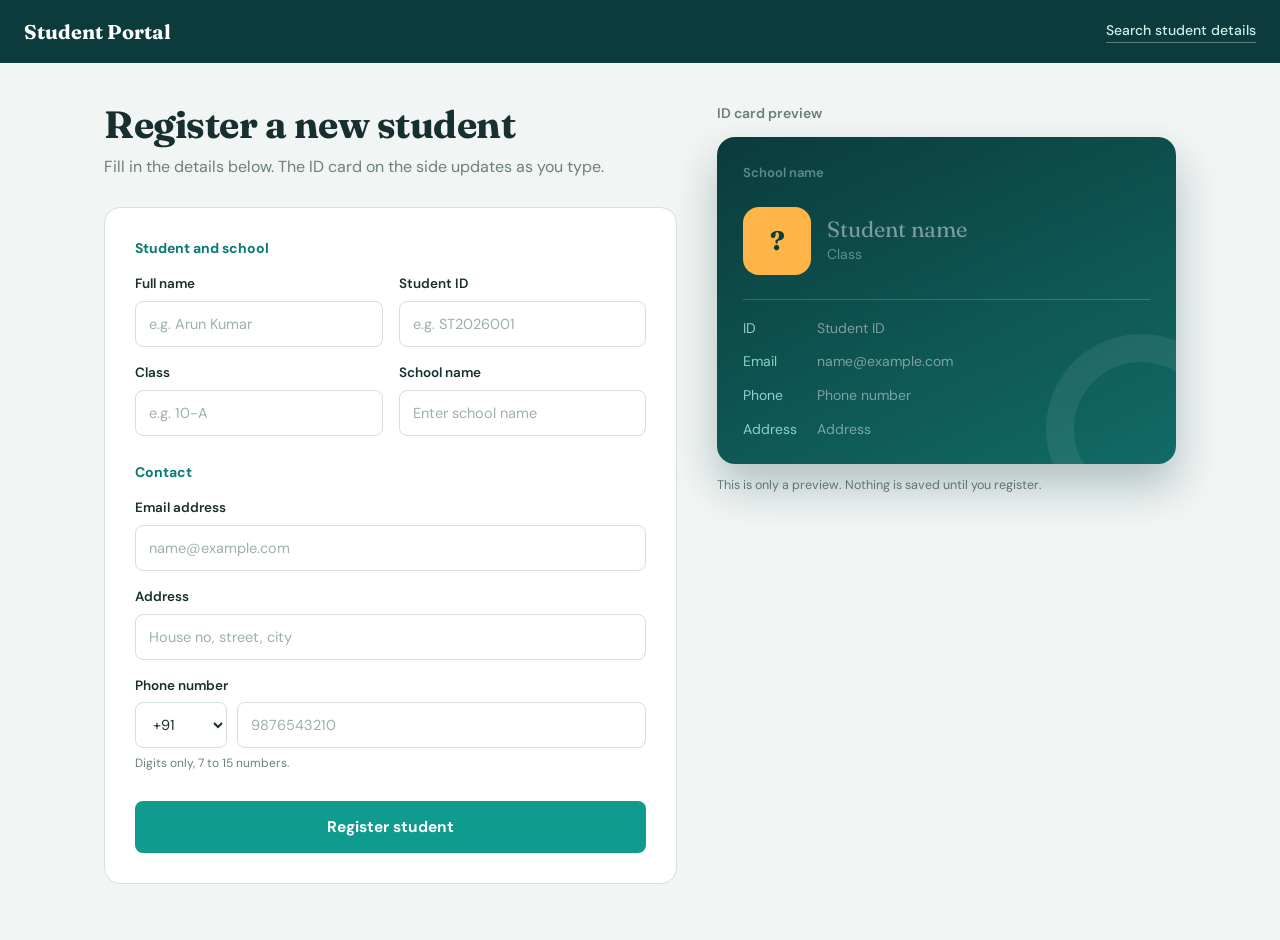
<file: index.html>
<!DOCTYPE html>
<html lang="en">
<head>
    <meta charset="UTF-8">
    <meta name="viewport" content="width=device-width, initial-scale=1.0">
    <title>Student Registration</title>

    <link rel="preconnect" href="https://fonts.googleapis.com">
    <link rel="preconnect" href="https://fonts.gstatic.com" crossorigin>
    <link href="https://fonts.googleapis.com/css2?family=DM+Sans:wght@400;500;600;700&family=Fraunces:wght@600;700&display=swap" rel="stylesheet">

    <style>
        :root {
            --deep: #0b3b3c;
            --teal: #0f9b8e;
            --teal-dark: #0b7a70;
            --amber: #ffb547;
            --text: #17302f;
            --muted: #6b7f7e;
            --line: #d5e0de;
            --page: #f1f5f4;
            --white: #ffffff;
            --error: #c93a3a;
        }

        *, *::before, *::after { margin: 0; padding: 0; box-sizing: border-box; }

        body {
            min-height: 100vh;
            font-family: "DM Sans", "Segoe UI", Arial, sans-serif;
            color: var(--text);
            background: var(--page);
            line-height: 1.55;
            overflow-x: hidden;
        }

        /* ===== Top bar ===== */
        .topbar {
            background: var(--deep);
            color: #fff;
            padding: 16px 24px;
            display: flex;
            align-items: center;
            justify-content: space-between;
            gap: 16px;
        }

        .brand {
            font-family: "Fraunces", Georgia, serif;
            font-size: 20px;
            font-weight: 700;
        }

        .topbar a {
            color: #cfeeea;
            font-size: 14px;
            font-weight: 500;
            text-decoration: none;
            border-bottom: 1px solid rgba(207, 238, 234, 0.4);
        }

        .topbar a:hover { color: #fff; border-color: #fff; }
        .topbar a:focus-visible { outline: 3px solid var(--amber); outline-offset: 4px; }

        /* ===== Layout ===== */
        .layout {
            max-width: 1120px;
            margin: 0 auto;
            padding: 40px 24px 56px;
            display: grid;
            grid-template-columns: minmax(0, 1.25fr) minmax(0, 1fr);
            gap: 40px;
            align-items: start;
        }

        .title h1 {
            font-family: "Fraunces", Georgia, serif;
            font-size: clamp(28px, 3.4vw, 38px);
            line-height: 1.15;
            letter-spacing: -0.5px;
        }

        .title p {
            margin: 8px 0 28px;
            color: var(--muted);
            max-width: 52ch;
        }

        /* ===== Form ===== */
        form {
            background: var(--white);
            border: 1px solid var(--line);
            border-radius: 16px;
            padding: 30px;
        }

        fieldset { border: 0; min-width: 0; }
        fieldset + fieldset { margin-top: 26px; }

        legend {
            width: 100%;
            margin-bottom: 14px;
            font-size: 14px;
            font-weight: 700;
            color: var(--teal-dark);
        }

        .grid {
            display: grid;
            grid-template-columns: repeat(2, minmax(0, 1fr));
            gap: 16px;
        }

        .field { min-width: 0; display: flex; flex-direction: column; gap: 6px; }
        .full { grid-column: 1 / -1; }

        label { font-size: 13.5px; font-weight: 600; }

        input, select {
            width: 100%;
            min-width: 0;
            height: 46px;
            padding: 0 13px;
            border: 1.5px solid var(--line);
            border-radius: 8px;
            background: #fff;
            color: var(--text);
            font: inherit;
            font-size: 14.5px;
            outline: none;
            transition: border-color .15s, box-shadow .15s;
        }

        input::placeholder { color: #9db0ae; }
        input:hover, select:hover { border-color: #aebfbc; }

        input:focus, select:focus {
            border-color: var(--teal);
            box-shadow: 0 0 0 4px rgba(15, 155, 142, 0.16);
        }

        input:not(:placeholder-shown):invalid {
            border-color: var(--error);
            box-shadow: 0 0 0 4px rgba(201, 58, 58, 0.1);
        }

        .phone { display: flex; gap: 10px; }
        .phone select { flex: 0 0 92px; cursor: pointer; }
        .phone input { flex: 1; }

        .hint { font-size: 12px; color: var(--muted); }

        .submit {
            width: 100%;
            height: 52px;
            margin-top: 28px;
            border: 0;
            border-radius: 8px;
            background: var(--teal);
            color: #fff;
            font: inherit;
            font-size: 15.5px;
            font-weight: 700;
            cursor: pointer;
            transition: background .15s, transform .15s;
        }

        .submit:hover { background: var(--teal-dark); }
        .submit:active { transform: scale(0.99); }
        .submit:focus-visible { outline: 3px solid var(--amber); outline-offset: 3px; }

        /* ===== Live ID card ===== */
        .preview { position: sticky; top: 24px; }

        .preview-label {
            margin-bottom: 12px;
            font-size: 14px;
            font-weight: 600;
            color: var(--muted);
        }

        .id-card {
            position: relative;
            overflow: hidden;
            border-radius: 18px;
            background: linear-gradient(155deg, var(--deep) 0%, #116b66 100%);
            color: #fff;
            padding: 26px 26px 24px;
            box-shadow: 0 22px 44px rgba(11, 59, 60, 0.28);
        }

        .id-card::after {
            content: "";
            position: absolute;
            right: -60px;
            bottom: -60px;
            width: 190px;
            height: 190px;
            border-radius: 50%;
            border: 28px solid rgba(255, 255, 255, 0.07);
        }

        .id-school {
            min-height: 22px;
            font-size: 13px;
            font-weight: 600;
            color: #bfe6e1;
        }

        .id-main {
            margin-top: 22px;
            display: flex;
            align-items: center;
            gap: 16px;
        }

        .avatar {
            flex: none;
            width: 68px;
            height: 68px;
            display: grid;
            place-items: center;
            border-radius: 16px;
            background: var(--amber);
            color: var(--deep);
            font-family: "Fraunces", Georgia, serif;
            font-size: 26px;
            font-weight: 700;
        }

        .id-name {
            font-family: "Fraunces", Georgia, serif;
            font-size: 22px;
            line-height: 1.2;
            word-break: break-word;
        }

        .id-class { margin-top: 2px; font-size: 14px; color: #bfe6e1; }

        .id-details {
            margin-top: 24px;
            padding-top: 18px;
            border-top: 1px solid rgba(255, 255, 255, 0.18);
            display: grid;
            gap: 12px;
            font-size: 14px;
        }

        .id-row { display: grid; grid-template-columns: 64px 1fr; gap: 10px; }
        .id-row dt { color: #8fcfc8; }
        .id-row dd { word-break: break-word; }

        .empty { opacity: 0.45; }

        .preview-note { margin-top: 12px; font-size: 12.5px; color: var(--muted); }

        /* ===== Responsive ===== */
        @media (max-width: 900px) {
            .layout { grid-template-columns: minmax(0, 1fr); gap: 28px; padding: 28px 18px 44px; }
            .preview { position: static; order: -1; }
            .id-details { display: none; }
            .id-card { padding: 20px; }
            .id-main { margin-top: 16px; }
            .preview-note { display: none; }
        }

        @media (max-width: 600px) {
            .topbar { padding: 14px 16px; }
            form { padding: 22px 16px; border-radius: 14px; }
            .grid { grid-template-columns: minmax(0, 1fr); }
        }

        @media (max-width: 360px) {
            .phone select { flex-basis: 80px; padding: 0 8px; }
        }

        @media (prefers-reduced-motion: reduce) { * { transition: none !important; } }
    </style>
</head>
<body>

    <header class="topbar">
        <span class="brand">Student Portal</span>
        <a href="search.html">Search student details</a>
    </header>

    <main class="layout">

        <section>
            <div class="title">
                <h1>Register a new student</h1>
                <p>Fill in the details below. The ID card on the side updates as you type.</p>
            </div>

            <form action="index.php" method="POST">

                <fieldset>
                    <legend>Student and school</legend>
                    <div class="grid">
                        <div class="field">
                            <label for="studentname">Full name</label>
                            <input type="text" id="studentname" name="studentname"
                                   placeholder="e.g. Arun Kumar" autocomplete="name" required>
                        </div>

                        <div class="field">
                            <label for="studentid">Student ID</label>
                            <input type="text" id="studentid" name="studentid"
                                   placeholder="e.g. ST2026001" required>
                        </div>

                        <div class="field">
                            <label for="studentclass">Class</label>
                            <input type="text" id="studentclass" name="studentclass"
                                   placeholder="e.g. 10-A" required>
                        </div>

                        <div class="field">
                            <label for="studentschoolname">School name</label>
                            <input type="text" id="studentschoolname" name="studentschoolname"
                                   placeholder="Enter school name" autocomplete="organization" required>
                        </div>
                    </div>
                </fieldset>

                <fieldset>
                    <legend>Contact</legend>
                    <div class="grid">
                        <div class="field full">
                            <label for="studentemail">Email address</label>
                            <input type="email" id="studentemail" name="studentemail"
                                   placeholder="name@example.com" autocomplete="email" required>
                        </div>

                        <div class="field full">
                            <label for="studentaddress">Address</label>
                            <input type="text" id="studentaddress" name="studentaddress"
                                   placeholder="House no, street, city" autocomplete="street-address" required>
                        </div>

                        <div class="field full">
                            <label for="studentphone">Phone number</label>
                            <div class="phone">
                                <select name="studentcountrycode" id="studentcountrycode"
                                        aria-label="Country code" required>
                                    <option value="+91" selected>+91</option>
                                    <option value="+1">+1</option>
                                    <option value="+44">+44</option>
                                </select>
                                <input type="tel" id="studentphone" name="studentphone"
                                       placeholder="9876543210"
                                       pattern="[0-9]{7,15}"
                                       title="Enter a phone number with 7 to 15 digits"
                                       inputmode="numeric" autocomplete="tel-national" required>
                            </div>
                            <span class="hint">Digits only, 7 to 15 numbers.</span>
                        </div>
                    </div>
                </fieldset>

                <button type="submit" class="submit">Register student</button>
            </form>
        </section>

        <aside class="preview" aria-label="Student ID card preview">
            <p class="preview-label">ID card preview</p>

            <div class="id-card">
                <div class="id-school" id="pvSchool">School name</div>

                <div class="id-main">
                    <div class="avatar" id="pvInitials">?</div>
                    <div>
                        <div class="id-name" id="pvName">Student name</div>
                        <div class="id-class" id="pvClass">Class</div>
                    </div>
                </div>

                <dl class="id-details">
                    <div class="id-row"><dt>ID</dt><dd id="pvId">Student ID</dd></div>
                    <div class="id-row"><dt>Email</dt><dd id="pvEmail">name@example.com</dd></div>
                    <div class="id-row"><dt>Phone</dt><dd id="pvPhone">Phone number</dd></div>
                    <div class="id-row"><dt>Address</dt><dd id="pvAddress">Address</dd></div>
                </dl>
            </div>

            <p class="preview-note">This is only a preview. Nothing is saved until you register.</p>
        </aside>

    </main>

    <script>
        (function () {
            var $ = function (id) { return document.getElementById(id); };

            // form field -> preview element, with fallback text
            var map = [
                ['studentname', 'pvName', 'Student name'],
                ['studentid', 'pvId', 'Student ID'],
                ['studentclass', 'pvClass', 'Class'],
                ['studentschoolname', 'pvSchool', 'School name'],
                ['studentemail', 'pvEmail', 'name@example.com'],
                ['studentaddress', 'pvAddress', 'Address']
            ];

            function initials(name) {
                var parts = name.trim().split(/\s+/).filter(Boolean);
                if (!parts.length) return '?';
                var first = parts[0][0];
                var last = parts.length > 1 ? parts[parts.length - 1][0] : '';
                return (first + last).toUpperCase();
            }

            function update() {
                map.forEach(function (m) {
                    var value = $(m[0]).value.trim();
                    var out = $(m[1]);
                    out.textContent = value || m[2];
                    out.classList.toggle('empty', !value);
                });

                var phone = $('studentphone').value.trim();
                var phoneOut = $('pvPhone');
                phoneOut.textContent = phone ? $('studentcountrycode').value + ' ' + phone : 'Phone number';
                phoneOut.classList.toggle('empty', !phone);

                $('pvInitials').textContent = initials($('studentname').value);
            }

            document.querySelector('form').addEventListener('input', update);
            document.querySelector('form').addEventListener('change', update);
            update();
        })();
    </script>

</body>
</html>
</file>
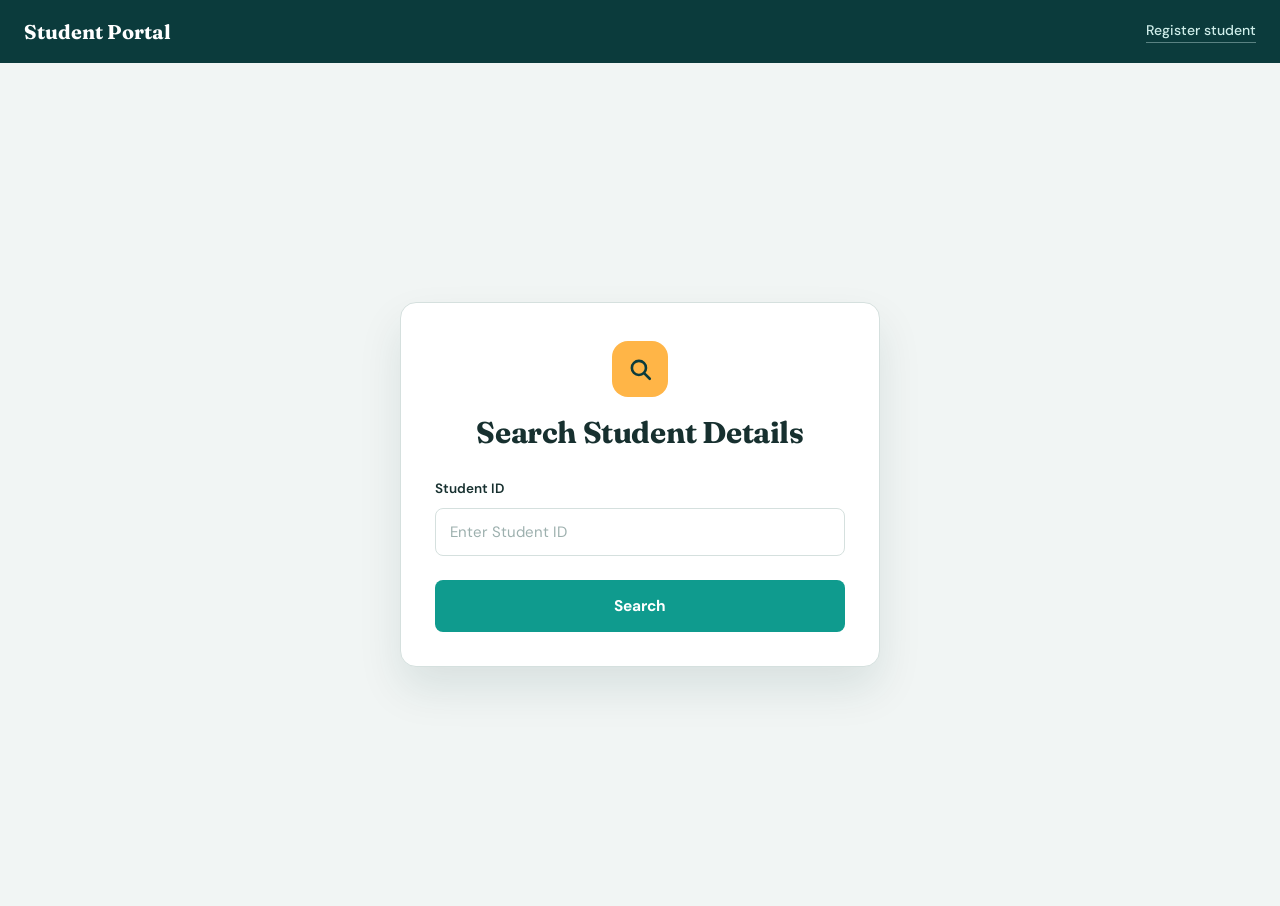
<file: search.html>
<!DOCTYPE html>
<html lang="en">
<head>
    <meta charset="UTF-8">
    <meta name="viewport" content="width=device-width, initial-scale=1.0">
    <title>Search Student</title>

    <link rel="preconnect" href="https://fonts.googleapis.com">
    <link rel="preconnect" href="https://fonts.gstatic.com" crossorigin>
    <link href="https://fonts.googleapis.com/css2?family=DM+Sans:wght@400;500;600;700&family=Fraunces:wght@600;700&display=swap" rel="stylesheet">

    <style>
        :root {
            --deep: #0b3b3c;
            --teal: #0f9b8e;
            --teal-dark: #0b7a70;
            --amber: #ffb547;
            --text: #17302f;
            --muted: #6b7f7e;
            --line: #d5e0de;
            --page: #f1f5f4;
            --white: #ffffff;
        }

        *, *::before, *::after { margin: 0; padding: 0; box-sizing: border-box; }

        body {
            min-height: 100vh;
            font-family: "DM Sans", "Segoe UI", Arial, sans-serif;
            color: var(--text);
            background: var(--page);
            line-height: 1.55;
            overflow-x: hidden;
        }

        .topbar {
            background: var(--deep);
            color: #fff;
            padding: 16px 24px;
            display: flex;
            align-items: center;
            justify-content: space-between;
            gap: 16px;
        }

        .brand {
            font-family: "Fraunces", Georgia, serif;
            font-size: 20px;
            font-weight: 700;
        }

        .topbar a {
            color: #cfeeea;
            font-size: 14px;
            font-weight: 500;
            text-decoration: none;
            border-bottom: 1px solid rgba(207, 238, 234, 0.4);
        }

        .topbar a:hover { color: #fff; border-color: #fff; }
        .topbar a:focus-visible { outline: 3px solid var(--amber); outline-offset: 4px; }

        .page {
            min-height: calc(100vh - 57px);
            padding: 40px 20px;
            display: flex;
            align-items: center;
            justify-content: center;
        }

        .container {
            width: 100%;
            max-width: 480px;
            padding: 38px 34px 34px;
            background: var(--white);
            border: 1px solid var(--line);
            border-radius: 16px;
            box-shadow: 0 22px 44px rgba(11, 59, 60, 0.1);
        }

        .icon {
            width: 56px;
            height: 56px;
            margin: 0 auto 18px;
            display: grid;
            place-items: center;
            border-radius: 16px;
            background: var(--amber);
            color: var(--deep);
        }

        .icon svg { width: 26px; height: 26px; }

        h2 {
            text-align: center;
            font-family: "Fraunces", Georgia, serif;
            font-size: clamp(24px, 4vw, 30px);
            line-height: 1.2;
            letter-spacing: -0.4px;
        }

        form {
            margin-top: 28px;
            display: flex;
            flex-direction: column;
            gap: 8px;
        }

        label { font-size: 13.5px; font-weight: 600; }
        label b { font-weight: 600; }

        input {
            width: 100%;
            height: 48px;
            padding: 0 14px;
            border: 1.5px solid var(--line);
            border-radius: 8px;
            background: #fff;
            color: var(--text);
            font: inherit;
            font-size: 15px;
            outline: none;
            transition: border-color .15s, box-shadow .15s;
        }

        input::placeholder { color: #9db0ae; }
        input:hover { border-color: #aebfbc; }

        input:focus {
            border-color: var(--teal);
            box-shadow: 0 0 0 4px rgba(15, 155, 142, 0.16);
        }

        button {
            width: 100%;
            height: 52px;
            margin-top: 16px;
            border: 0;
            border-radius: 8px;
            background: var(--teal);
            color: #fff;
            font: inherit;
            font-size: 15.5px;
            font-weight: 700;
            cursor: pointer;
            transition: background .15s, transform .15s;
        }

        button:hover { background: var(--teal-dark); }
        button:active { transform: scale(0.99); }
        button:focus-visible { outline: 3px solid var(--amber); outline-offset: 3px; }

        @media (max-width: 600px) {
            .topbar { padding: 14px 16px; }
            .page { padding: 20px 12px; align-items: flex-start; }
            .container { padding: 28px 20px 24px; }
        }

        @media (prefers-reduced-motion: reduce) { * { transition: none !important; } }
    </style>
</head>

<body>

    <header class="topbar">
        <span class="brand">Student Portal</span>
        <a href="index.html">Register student</a>
    </header>

    <main class="page">
        <div class="container">

            <div class="icon" aria-hidden="true">
                <svg viewBox="0 0 24 24" fill="none" stroke="currentColor" stroke-width="2.4" stroke-linecap="round">
                    <circle cx="11" cy="11" r="6.5"></circle>
                    <path d="M16 16l5 5"></path>
                </svg>
            </div>

            <h2>Search Student Details</h2>

            <form action="search.php" method="GET">

                <label for="studentid"><b>Student ID</b></label>

                <input
                    type="number"
                    id="studentid"
                    name="studentid"
                    placeholder="Enter Student ID"
                    required>

                <button type="submit">
                    Search
                </button>

            </form>
        </div>
    </main>

</body>
</html>
</file>
